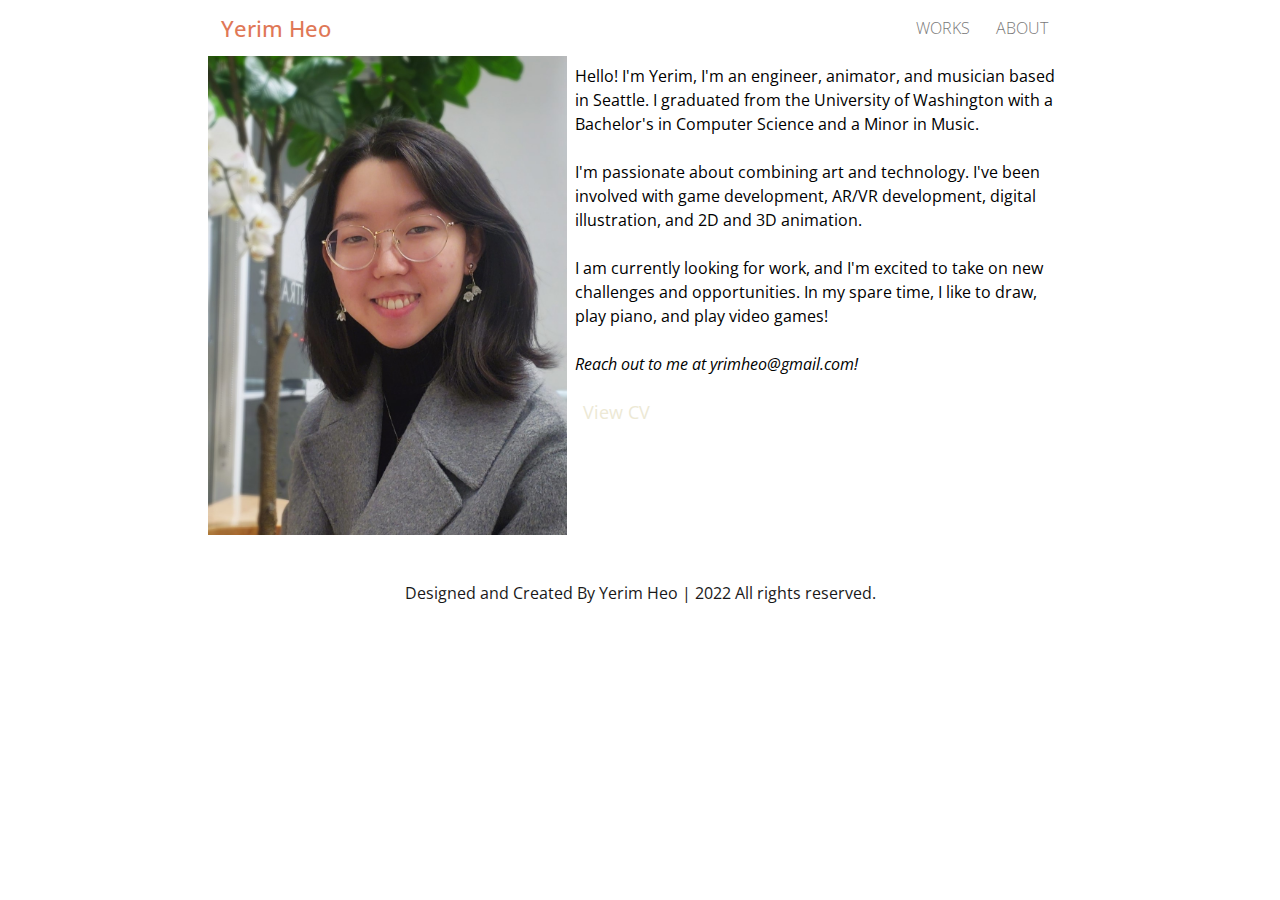
<file: about.html>
<!DOCTYPE html>
<html>

<head>
    <link rel="preconnect" href="https://fonts.googleapis.com">
    <link rel="preconnect" href="https://fonts.gstatic.com" crossorigin>
    <link href="https://fonts.googleapis.com/css2?family=Open+Sans:wght@300&display=swap" rel="stylesheet">
    <meta name="viewport" content="width=device-width, initial-scale=1.0">
    <title>About | Yerim Heo</title>
    <link rel="stylesheet" href="css/style.css">
</head>

<body>
    <!-- navbar -->
    <nav id="navbar" >
        <div class="container">
            <h1 class="logo">
                <a href="index.html">
                <p class="page-title">Yerim Heo</p></a>
            </h1>
            <ul class="menu">
                <li class="links"><a href="works.html">WORKS</a></li>
                <li class="links"><a href="about.html">ABOUT</a></li>
            </ul>
        </div>
    </nav>

    <!-- about -->
    <section id="about">
        <div class="container ">
            <h2>About<span class="primary-color"> Me</span></h2>
            <div class="about-content">
                <div class="pic-column">
                    <img id="me" src="pics/me_new.jpg">
                </div>
                <div class="text-column">
                    <p>
                        Hello! I'm Yerim, I'm an engineer, animator, and musician based in Seattle. I graduated from the University of Washington with a Bachelor's in Computer Science and a Minor in Music.
                    </p>
                    <p>
                        I'm passionate about combining art and technology.
                        I've been involved with game development, AR/VR development, digital illustration, and 2D and 3D animation.
                    </p>
                    <p>
                        I am currently looking for work, and I'm excited to take on new challenges and opportunities.
                        In my spare time, I like to draw, play piano, and play video games!
                    </p>
                    <p>
                        <em>Reach out to me at yrimheo@gmail.com!</em>
                    </p>
                    <a href=#about class="btn">View CV</a>
                </div>
            </div>
        </div>
    </section>

    <!-- Footer -->
    <footer>
        <span>Designed and Created By Yerim Heo | <span class="far fa-copyright"></span> 2022 All rights reserved.</span>
    </footer>

</body>
</html>
</file>
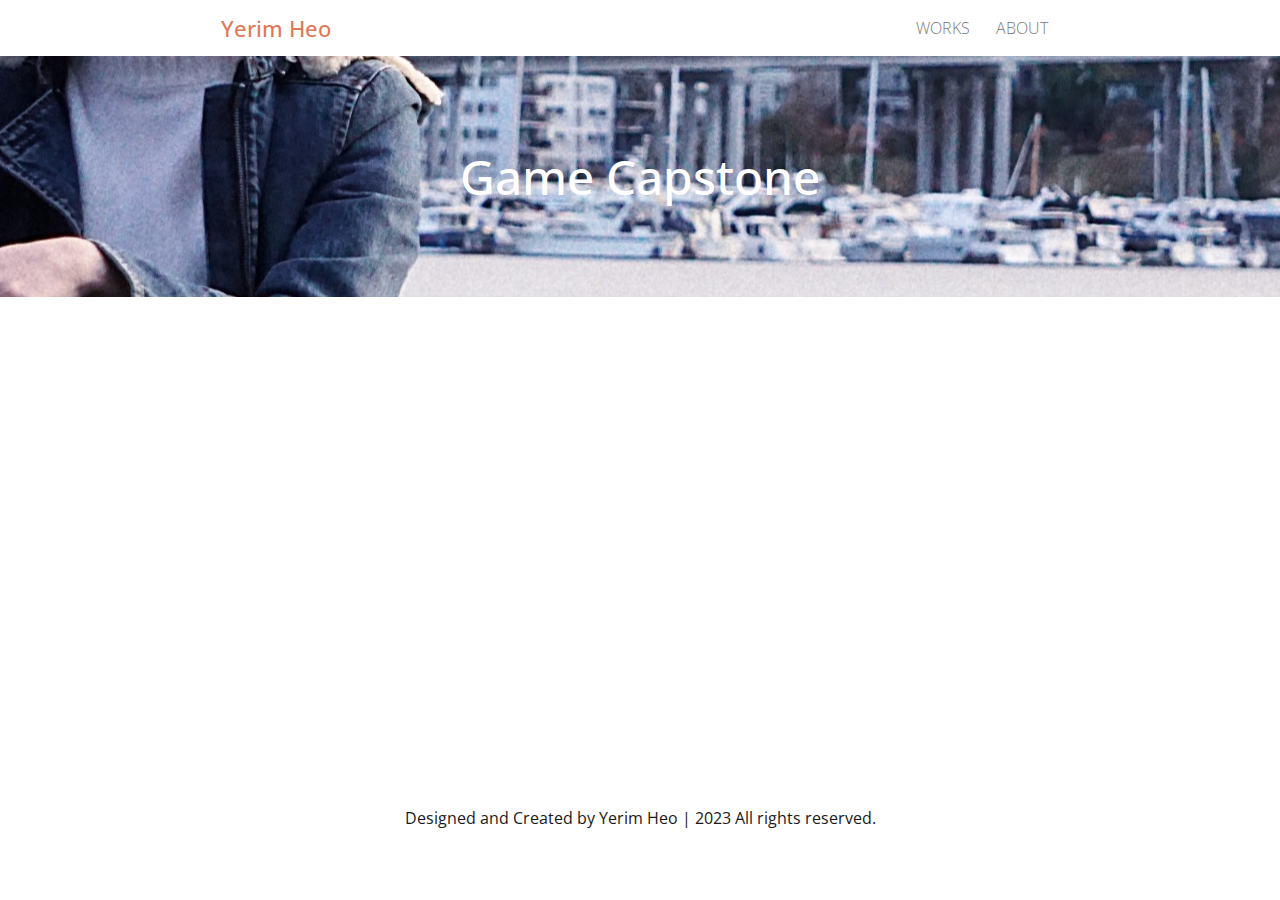
<file: games.html>
<!DOCTYPE html>
<html>

<head>
    <link rel="preconnect" href="https://fonts.googleapis.com">
    <link rel="preconnect" href="https://fonts.gstatic.com" crossorigin>
    <link href="https://fonts.googleapis.com/css2?family=Open+Sans:wght@300&display=swap" rel="stylesheet">
    <meta name="viewport" content="width=device-width, initial-scale=1.0">
    <title>Game Capstone | Yerim Heo</title>
    <link rel="stylesheet" href="css/style.css">
    <script src="https://code.jquery.com/jquery-3.6.4.min.js"></script>
    <script src="games.js"></script>
</head>

<body>
    <!-- navbar -->
    <nav id="navbar" >
        <div class="container">
            <h1 class="logo">
                <a href="index.html">
                <p class="page-title">Yerim Heo</p></a>
            </h1>
            <ul class="menu">
                <li class="links"><a href="index.html#works">WORKS</a></li>
                <li class="links"><a href="about.html">ABOUT</a></li>
            </ul>
        </div>
    </nav>

    <!-- header -->
    <section id="header">
        <h1>Game Capstone</h1>
    </section>

    <!-- work -->
    <section id="work">
        <div class="container">
            <div class="description">
                <!-- <h4><h4> -->
            </div>
            <br>

            <div class="details">
                <iframe id="ethpres" width="560" height="315" src="https://www.youtube.com/embed/AuFtp9p35H4?start=4433" title="YouTube video player" frameborder="0" allow="accelerometer; autoplay; clipboard-write; encrypted-media; gyroscope; picture-in-picture; web-share" allowfullscreen></iframe>
                <!-- https://stackoverflow.com/questions/42060604/with-embedded-youtube-video-create-link-that-jumps-to-specific-time -->
                <!-- <a href="#" onclick="seekTo(120);">Trailer</a> -->

                <div class="detail">
                    
                </div>
                <div class="detail">

                </div>
                
            </div>
        </div>
    </section>

    <!-- footer -->
    <footer>
        <span>Designed and Created by Yerim Heo | <span class="far fa-copyright"></span> 2023 All rights reserved.</span>
    </footer>
</body>
</html>
</file>
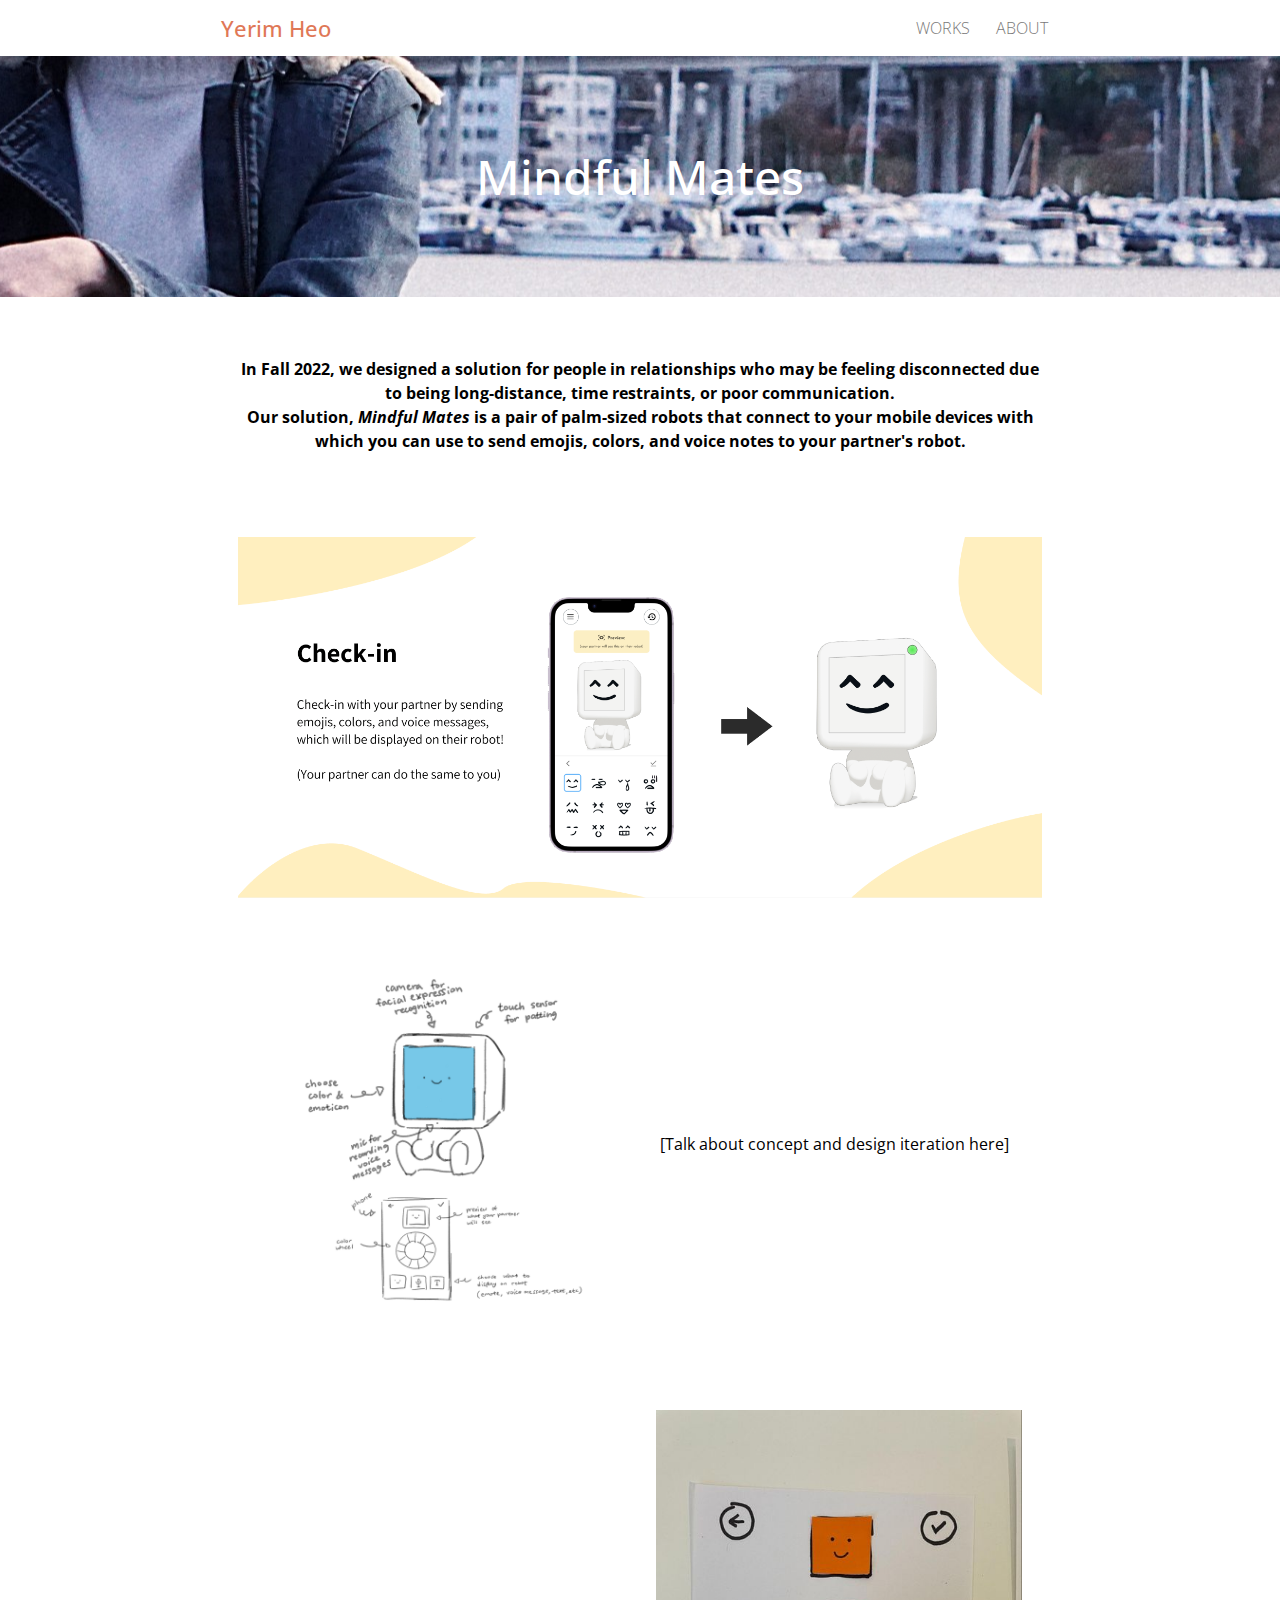
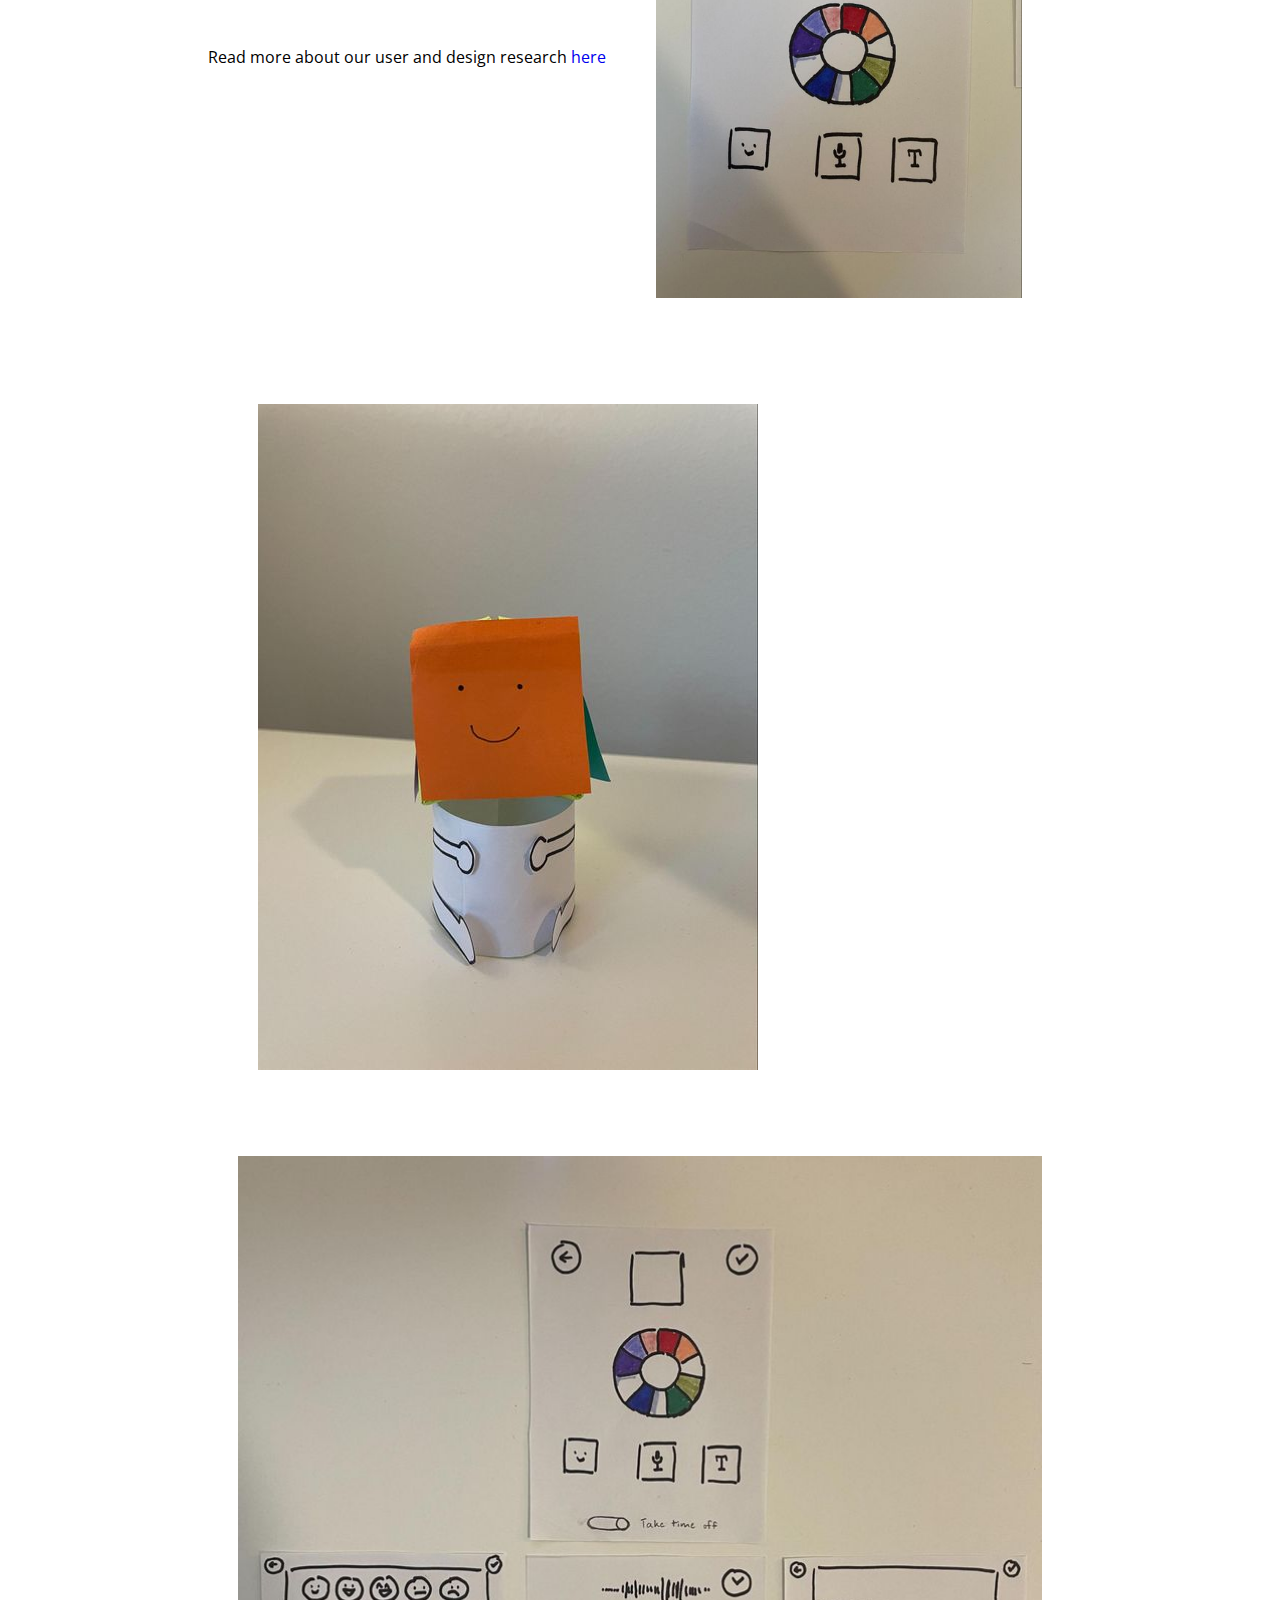
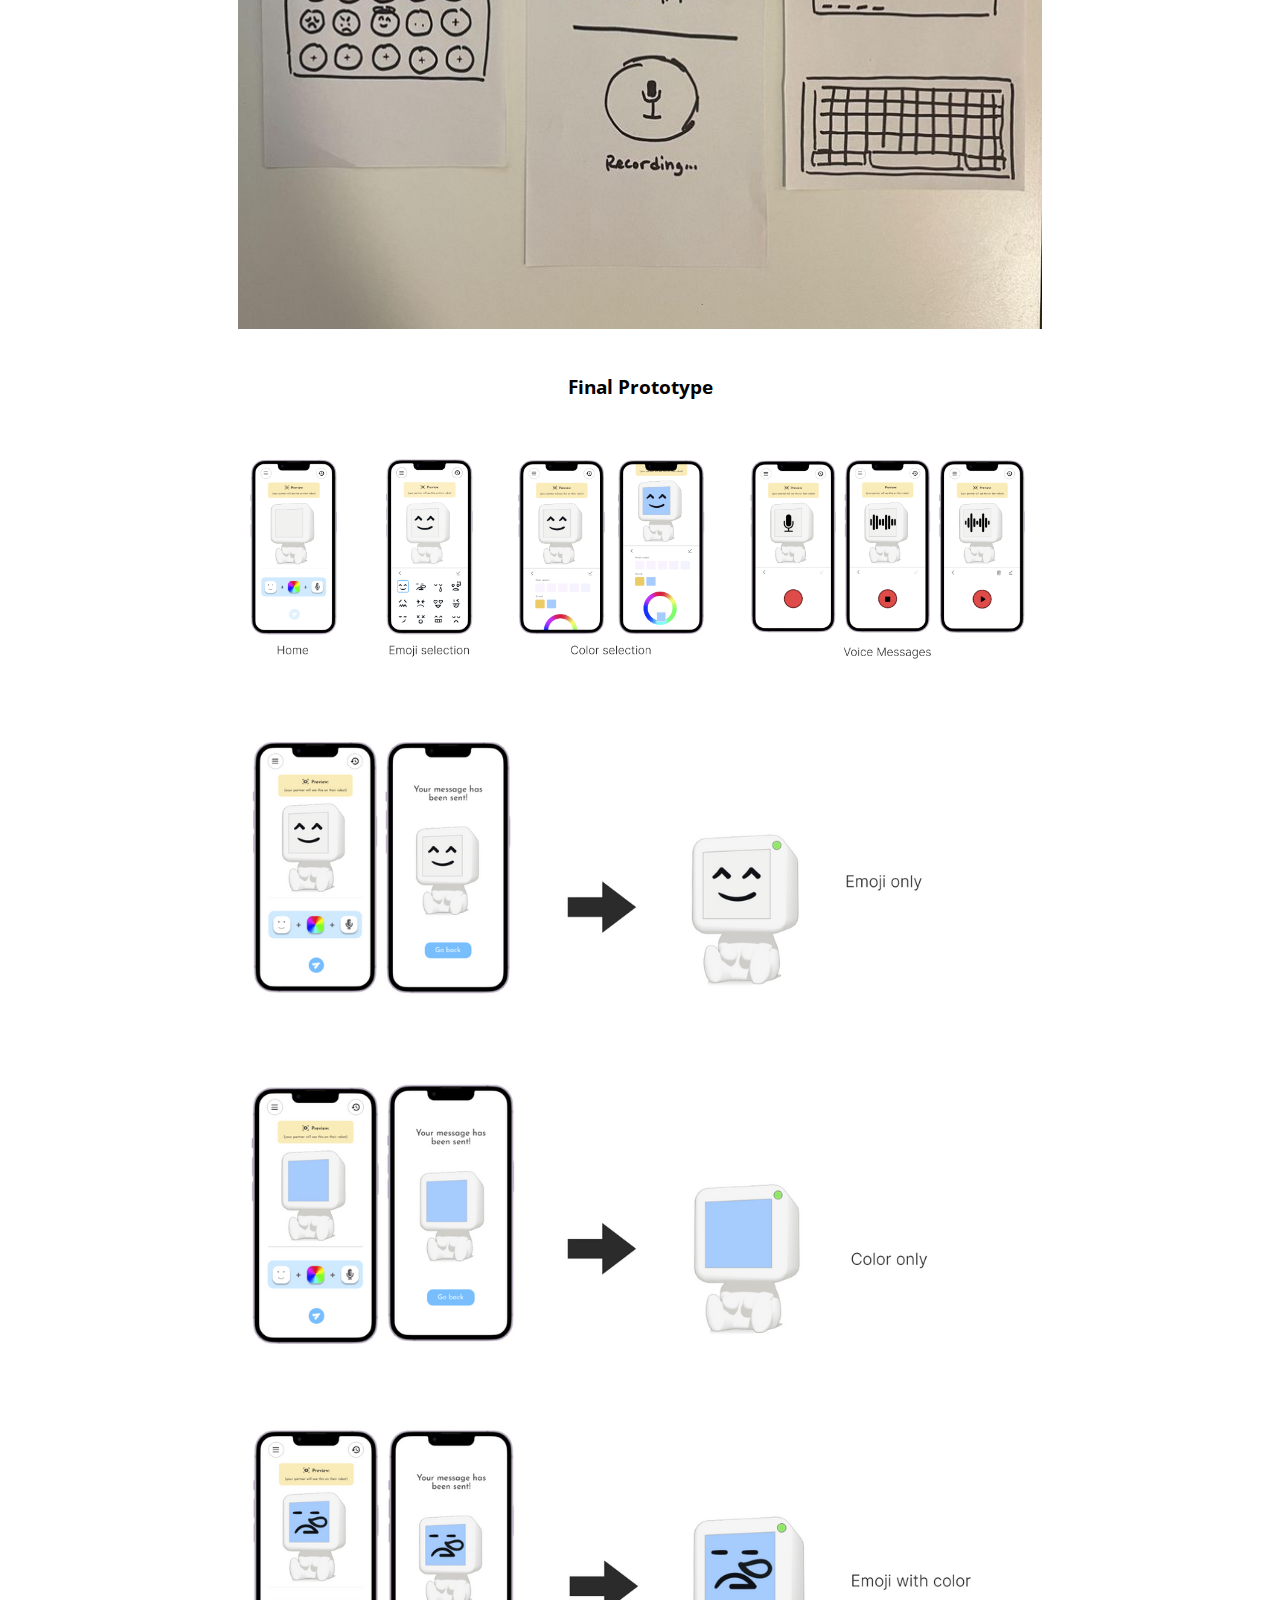
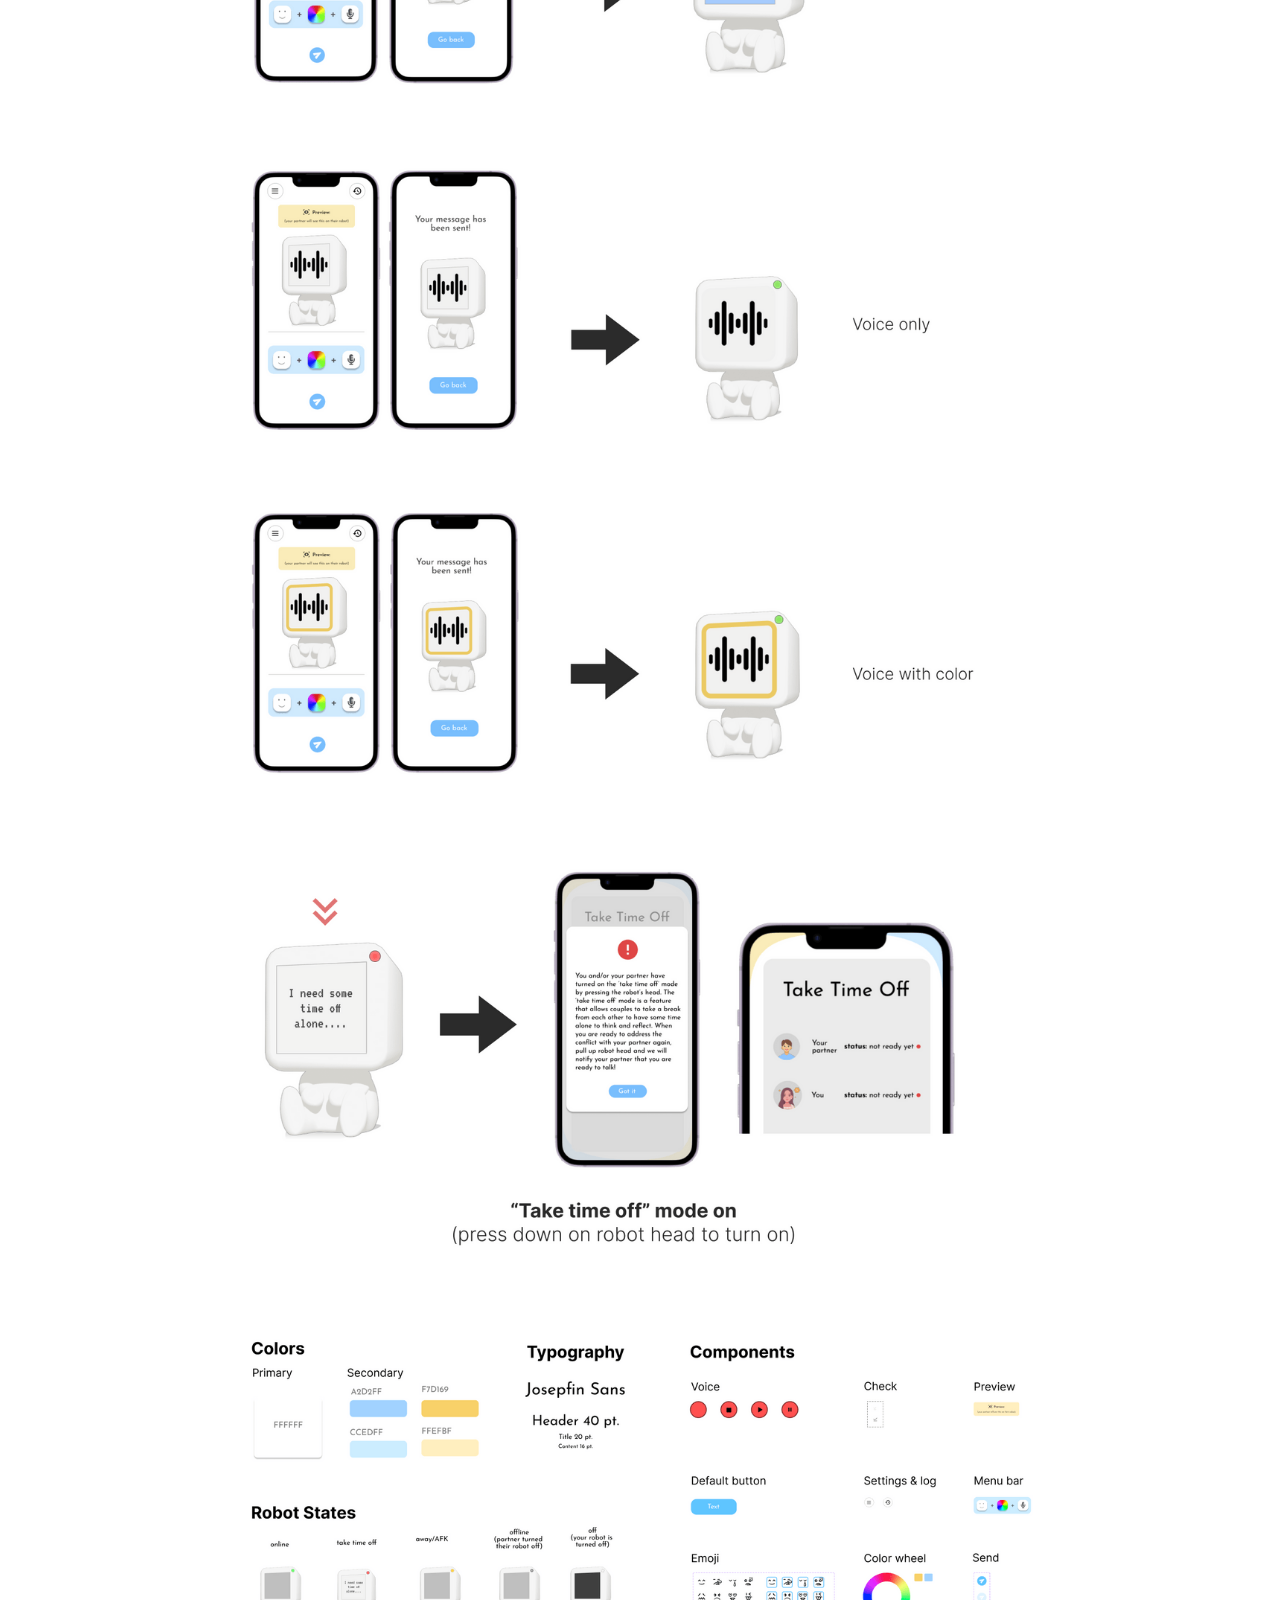
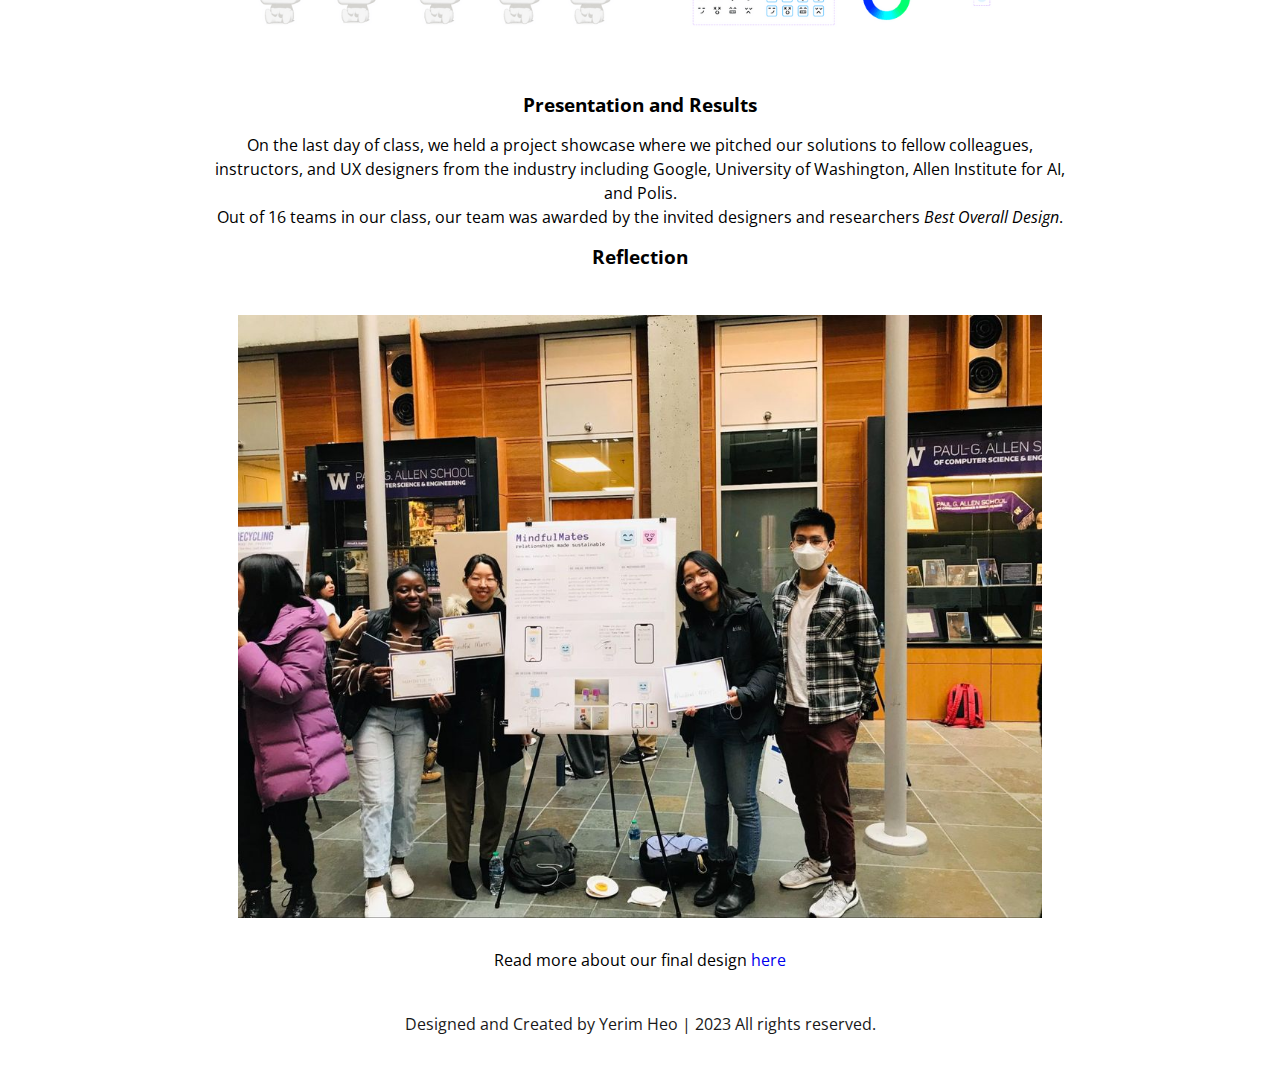
<file: hci.html>
<!DOCTYPE html>
<html>

<head>
    <link rel="preconnect" href="https://fonts.googleapis.com">
    <link rel="preconnect" href="https://fonts.gstatic.com" crossorigin>
    <link href="https://fonts.googleapis.com/css2?family=Open+Sans:wght@300&display=swap" rel="stylesheet">
    <meta name="viewport" content="width=device-width, initial-scale=1.0">
    <title>Mindful Mates | Yerim Heo</title>
    <link rel="stylesheet" href="css/style.css">
</head>

<body>
    <!-- navbar -->
    <nav id="navbar" >
        <div class="container">
            <h1 class="logo">
                <a href="index.html">
                <p class="page-title">Yerim Heo</p></a>
            </h1>
            <ul class="menu">
                <li class="links"><a href="index.html#works">WORKS</a></li>
                <li class="links"><a href="about.html">ABOUT</a></li>
            </ul>
        </div>
    </nav>

    <!-- header -->
    <section id="header">
        <h1>Mindful Mates</h1>
    </section>

    <!-- work -->
    <section id="work">
        <div class="container">
            <div class="description">
                <h4>In Fall 2022, we designed a solution for people in relationships who may be feeling disconnected due to being long-distance, time restraints, or poor communication.</h4>
                <h4>Our solution, <em>Mindful Mates</em> is a pair of palm-sized robots that connect to your mobile devices with which you can use to send emojis, colors, and voice notes to your partner's robot.</h4>
            </div>
            <br>

            <!-- ??? -->
            <div class="details">
                <img src="pics/hci_checkin.png" alt="">
                <!-- User Research here, how we conducted it and what we learned -->
                
                <div class="detail">
                    <img src="pics/hci_conceptsketch.png" alt="">
                </div>
                <div class="detail">
                    <p>
                        [Talk about concept and design iteration here]
                    </p>
                </div>

                <p>Read more about our user and design research <a href="https://cse440.medium.com/robots-arent-taking-over-the-world-yet-instead-they-are-improving-relationships-97ef07f5ce28" target="_blank">here</a></p>

                <div class="detail">
                    <p>
                        <img src="pics/hci_paperphone.jpg" alt="">
                    </p>
                </div>
                <div class="detail">
                    <p>
                        <img src="pics/hci_paperrobot.jpg" alt="">
                    </p>
                </div>
                <img src="pics/hci_paperoverview.jpg" alt="">

                <!-- Talk about what we learned from usability testing here -->
                
                <h3>Final Prototype</h3>
                <img src="pics/hci_prototype.png" alt="">
                <img src="pics/hci_emoji.png" alt="">
                <img src="pics/hci_color.png" alt="">
                <img src="pics/hci_emojicolor.png" alt="">
                <img src="pics/hci_voice.png" alt="">
                <img src="pics/hci_voicecolor.png" alt="">
                <img src="pics/hci_taketimeoff.png" alt="">
                <img src="pics/hci_styleguide.png" alt="">
                
                
                <h3>Presentation and Results</h3>
                <p>On the last day of class, we held a project showcase where we pitched our solutions to fellow colleagues, instructors, and UX designers from the industry including Google, University of Washington, Allen Institute for AI, and Polis.</p>
                <p>Out of 16 teams in our class, our team was awarded by the invited designers and researchers <em>Best Overall Design</em>.</p>


                <h3>Reflection</h3>


                <!-- Embed PDF here -->
                <img src="pics/hci_us.jpg" alt="">
                <p>Read more about our final design <a href="https://cse440.medium.com/mindfulmates-relationships-made-sustainable-8f50edc0c823" target="_blank">here</a></p>
            </div>
        </div>
    </section>

    <!-- footer -->
    <footer>
        <span>Designed and Created by Yerim Heo | <span class="far fa-copyright"></span> 2023 All rights reserved.</span>
    </footer>
</body>
</html>
</file>
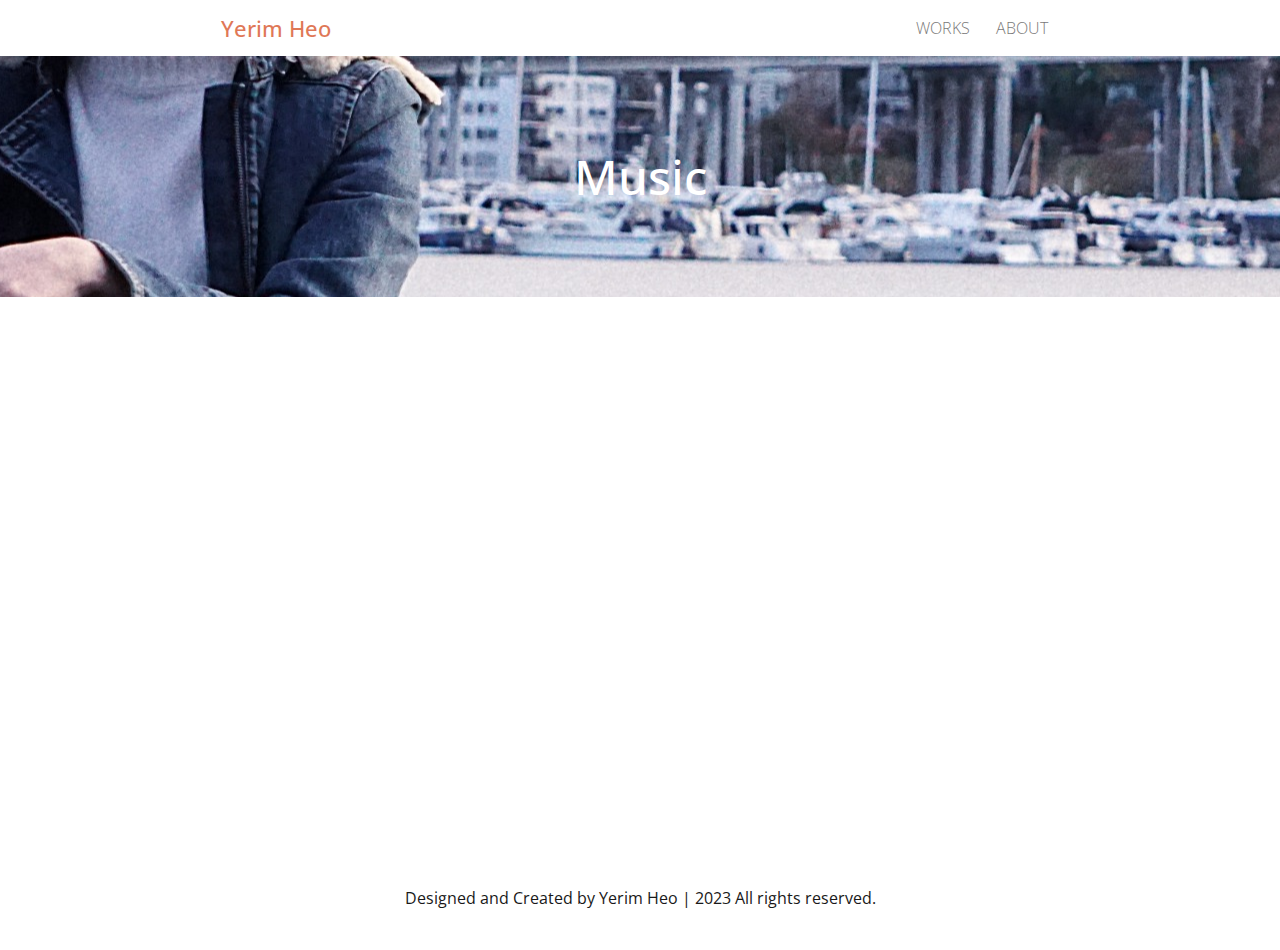
<file: music.html>
<!DOCTYPE html>
<html>

<head>
    <link rel="preconnect" href="https://fonts.googleapis.com">
    <link rel="preconnect" href="https://fonts.gstatic.com" crossorigin>
    <link href="https://fonts.googleapis.com/css2?family=Open+Sans:wght@300&display=swap" rel="stylesheet">
    <meta name="viewport" content="width=device-width, initial-scale=1.0">
    <title>Music | Yerim Heo</title>
    <link rel="stylesheet" href="css/style.css">
</head>

<body>
    <!-- navbar -->
    <nav id="navbar" >
        <div class="container">
            <h1 class="logo">
                <a href="index.html">
                <p class="page-title">Yerim Heo</p></a>
            </h1>
            <ul class="menu">
                <li class="links"><a href="index.html#works">WORKS</a></li>
                <li class="links"><a href="about.html">ABOUT</a></li>
            </ul>
        </div>
    </nav>

    <!-- header -->
    <section id="header">
        <h1>Music</h1>
    </section>

    <!-- work -->
    <section id="work">
        <div class="container">
            <div class="description">
                <!-- <h4><h4> -->
            </div>
            <br>

            <div class="details">
                <div class="detail">
                    <!-- TODO: upload musikplattform video on youtube -->
                </div>
                <div class="detail">

                </div>

                <div class="detail">
                    <iframe width="560" height="315" src="https://www.youtube.com/embed/vPoub5H4j5Q" title="YouTube video player" frameborder="0" allow="accelerometer; autoplay; clipboard-write; encrypted-media; gyroscope; picture-in-picture; web-share" allowfullscreen></iframe>
                </div>
                <div class="detail">

                </div>
                
            </div>
        </div>
    </section>

    <!-- footer -->
    <footer>
        <span>Designed and Created by Yerim Heo | <span class="far fa-copyright"></span> 2023 All rights reserved.</span>
    </footer>
</body>
</html>
</file>
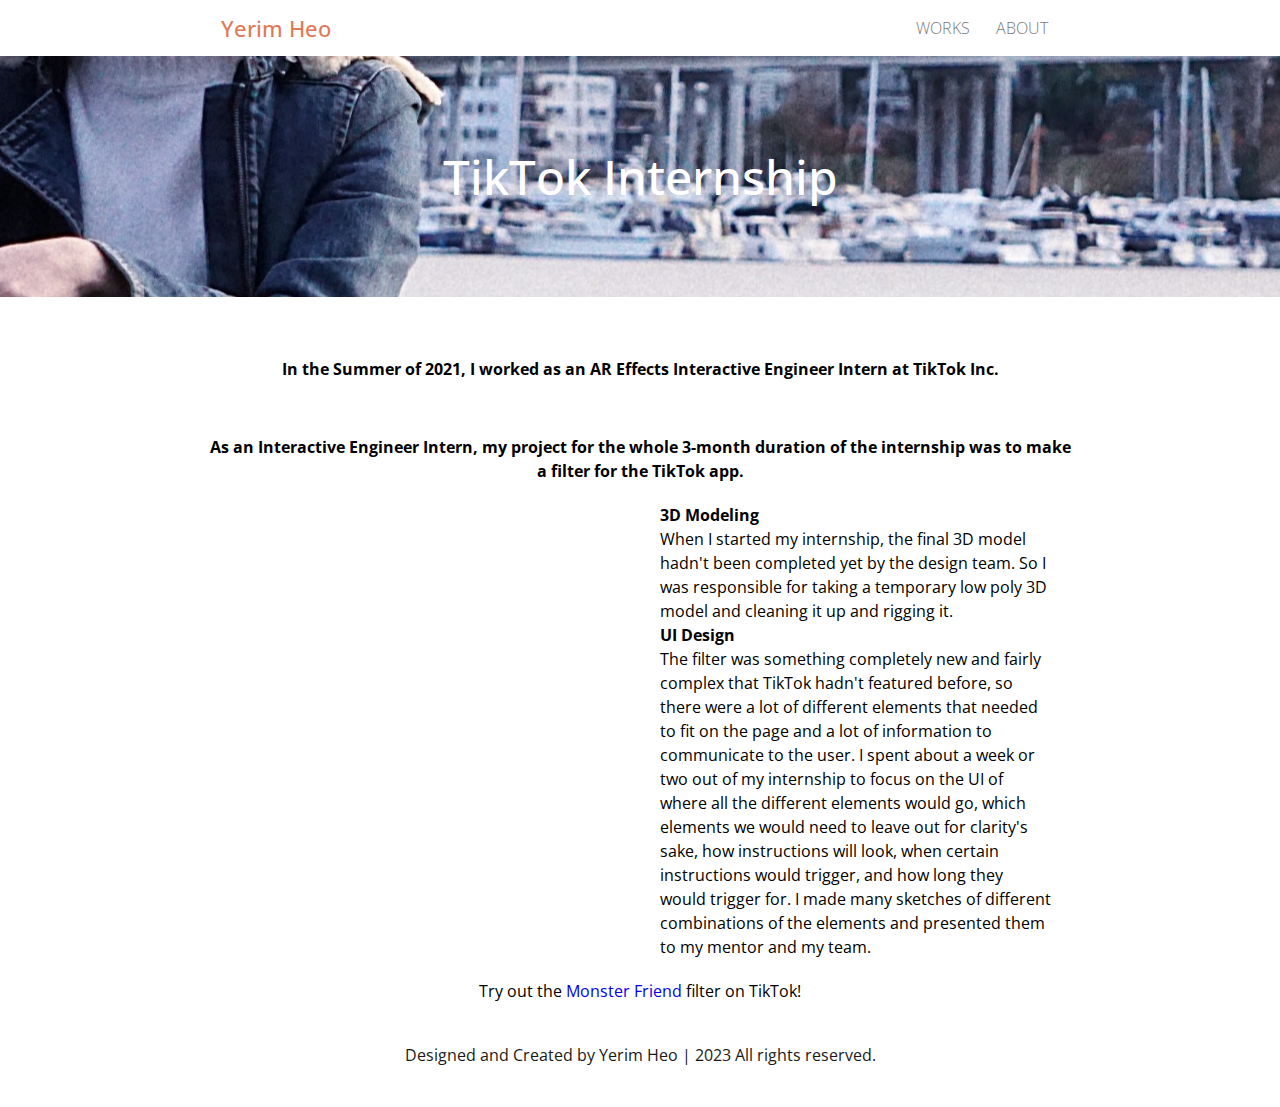
<file: tiktok.html>
<!DOCTYPE html>
<html>

<head>
    <link rel="preconnect" href="https://fonts.googleapis.com">
    <link rel="preconnect" href="https://fonts.gstatic.com" crossorigin>
    <link href="https://fonts.googleapis.com/css2?family=Open+Sans:wght@300&display=swap" rel="stylesheet">
    <meta name="viewport" content="width=device-width, initial-scale=1.0">
    <title>TikTok Internship | Yerim Heo</title>
    <link rel="stylesheet" href="css/style.css">
</head>

<body>
    <!-- navbar -->
    <nav id="navbar" >
        <div class="container">
            <h1 class="logo">
                <a href="index.html">
                <p class="page-title">Yerim Heo</p></a>
            </h1>
            <ul class="menu">
                <li class="links"><a href="index.html#works">WORKS</a></li>
                <li class="links"><a href="about.html">ABOUT</a></li>
            </ul>
        </div>
    </nav>

    <!-- header -->
    <section id="header">
        <h1>TikTok Internship</h1>
    </section>

    <!-- work -->
    <section id="work">
        <div class="container">
            <div class="description">
                <h4>In the Summer of 2021, I worked as an AR Effects Interactive Engineer Intern at TikTok Inc.</h4>
            </div>
            <br>

            <!-- ??? -->
            <div class="details">
                <h4>As an Interactive Engineer Intern, my project for the whole 3-month duration of the internship was to make a filter for the TikTok app.</h4>
                <div class="detail">
                    <!-- insert gifs here -->
                </div>
                <div class="detail">
                    <h4>3D Modeling</h4>
                    <p>When I started my internship, the final 3D model hadn't been completed yet by the design team. So I was responsible for taking a temporary low poly 3D model and cleaning it up and rigging it.</p>

                    <h4>UI Design</h4>
                    <p>The filter was something completely new and fairly complex that TikTok hadn't featured before, so there were a lot of different elements that needed to fit on the page and a lot of information to communicate to the user. I spent about a week or two out of my internship to focus on the UI of where all the different elements would go, which elements we would need to leave out for clarity's sake, how instructions will look, when certain instructions would trigger, and how long they would trigger for. I made many sketches of different combinations of the elements and presented them to my mentor and my team.</p>
                </div>
                <p>Try out the <a href="https://www.tiktok.com/t/ZTRcPfXgs/">Monster Friend</a> filter on TikTok!</p>
            </div>
        </div>
    </section>

    <!-- footer -->
    <footer>
        <span>Designed and Created by Yerim Heo | <span class="far fa-copyright"></span> 2023 All rights reserved.</span>
    </footer>
</body>
</html>
</file>
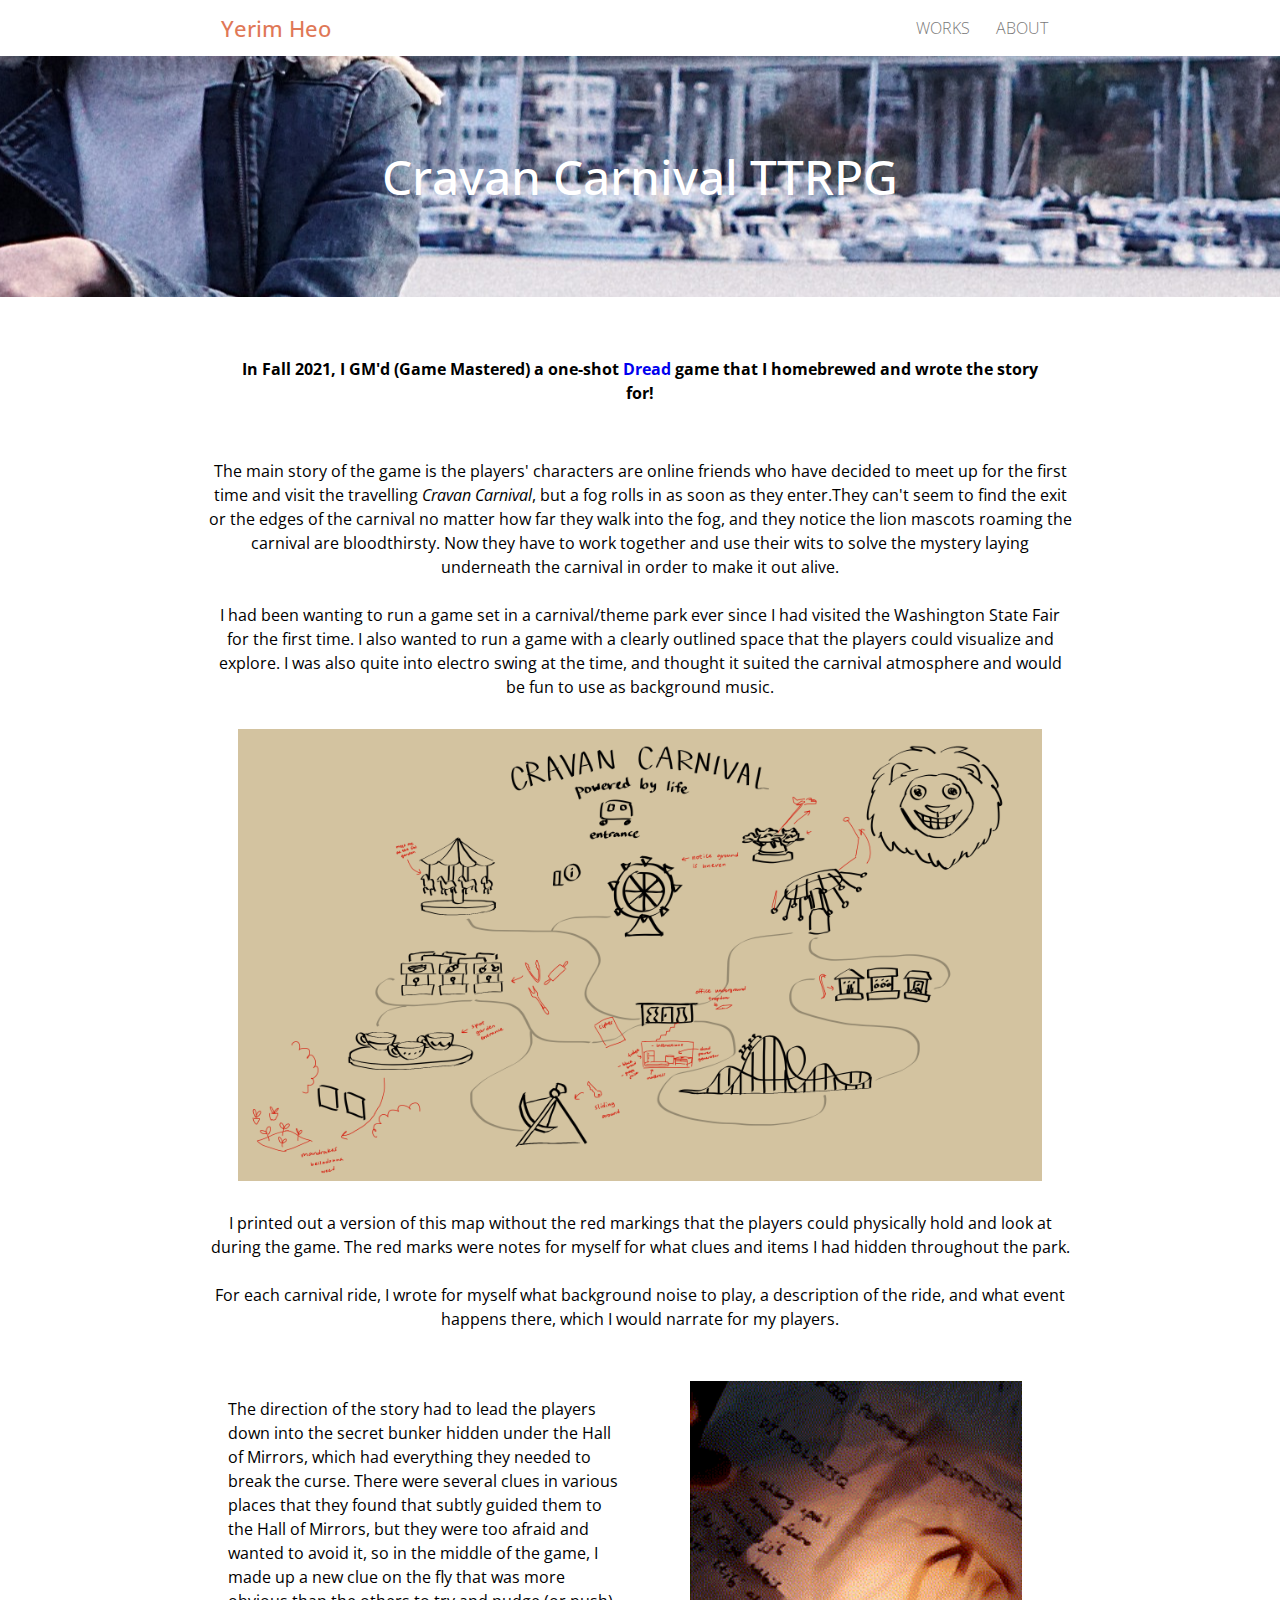
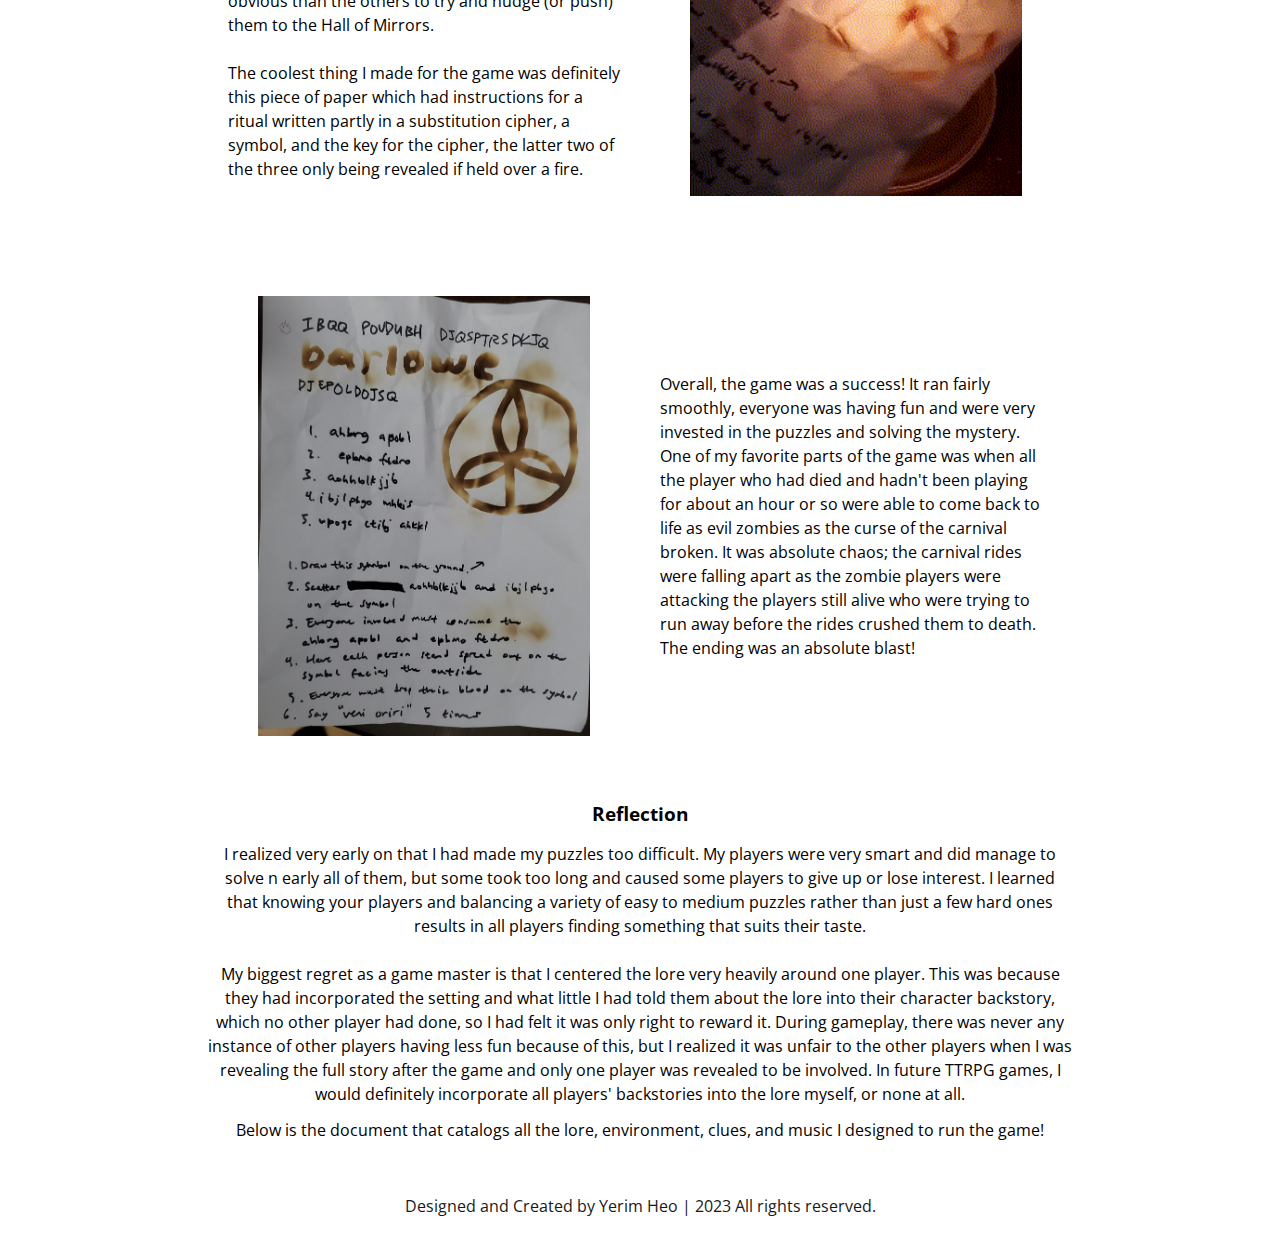
<file: ttrpg.html>
<!DOCTYPE html>
<html>

<head>
    <link rel="preconnect" href="https://fonts.googleapis.com">
    <link rel="preconnect" href="https://fonts.gstatic.com" crossorigin>
    <link href="https://fonts.googleapis.com/css2?family=Open+Sans:wght@300&display=swap" rel="stylesheet">
    <meta name="viewport" content="width=device-width, initial-scale=1.0">
    <title>Cravan Carnival TTRPG | Yerim Heo</title>
    <link rel="stylesheet" href="css/style.css">
</head>

<body>
    <!-- navbar -->
    <nav id="navbar" >
        <div class="container">
            <h1 class="logo">
                <a href="index.html">
                <p class="page-title">Yerim Heo</p></a>
            </h1>
            <ul class="menu">
                <li class="links"><a href="index.html#works">WORKS</a></li>
                <li class="links"><a href="about.html">ABOUT</a></li>
            </ul>
        </div>
    </nav>

    <!-- header -->
    <section id="header">
        <h1>Cravan Carnival TTRPG</h1>
    </section>

    <!-- work -->
    <section id="work">
        <div class="container">
            <div class="description">
                <h4>In Fall 2021, I GM'd (Game Mastered) a one-shot <a href="https://en.wikipedia.org/wiki/Dread_(role-playing_game)" target="_blank">Dread</a> game that I homebrewed and wrote the story for!</h4>
            </div>
            <br>

            <div class="details">
                <p>The main story of the game is the players' characters are online friends who have decided to meet up for the first time and visit the travelling <em>Cravan Carnival</em>, but a fog rolls in as soon as they enter.They can't seem to find the exit or the edges of the carnival no matter how far they walk into the fog, and they notice the lion mascots roaming the carnival are bloodthirsty. Now they have to work together and use their wits to solve the mystery laying underneath the carnival in order to make it out alive.</p>
                <br>
                <p>I had been wanting to run a game set in a carnival/theme park ever since I had visited the Washington State Fair for the first time. I also wanted to run a game with a clearly outlined space that the players could visualize and explore. I was also quite into electro swing at the time, and thought it suited the carnival atmosphere and would be fun to use as background music.</p>
                <img src="pics/carnival_map.png" alt="">
                <p>I printed out a version of this map without the red markings that the players could physically hold and look at during the game. The red marks were notes for myself for what clues and items I had hidden throughout the park.</p>
                <br>
                <p>For each carnival ride, I wrote for myself what background noise to play, a description of the ride, and what event happens there, which I would narrate for my players.</p>
                <br>

                <div class="detail">
                    <p>The direction of the story had to lead the players down into the secret bunker hidden under the Hall of Mirrors, which had everything they needed to break the curse. There were several clues in various places that they found that subtly guided them to the Hall of Mirrors, but they were too afraid and wanted to avoid it, so in the middle of the game, I made up a new clue on the fly that was more obvious than the others to try and nudge (or push) them to the Hall of Mirrors.</p>
                    <br>
                    <p>The coolest thing I made for the game was definitely this piece of paper which had instructions for a ritual written partly in a substitution cipher, a symbol, and the key for the cipher, the latter two of the three only being revealed if held over a fire.</p>
                </div>
                <div class="detail">
                    <img src="pics/fire_reveal.gif" alt="">
                </div>

                <div class="detail">
                    <img src="pics/fire_cipher.jpg" alt="">
                </div>
                <div class="detail">
                    <p>Overall, the game was a success! It ran fairly smoothly, everyone was having fun and were very invested in the puzzles and solving the mystery. One of my favorite parts of the game was when all the player who had died and hadn't been playing for about an hour or so were able to come back to life as evil zombies as the curse of the carnival broken. It was absolute chaos; the carnival rides were falling apart as the zombie players were attacking the players still alive who were trying to run away before the rides crushed them to death. The ending was an absolute blast!</p>
                </div>
                <br>


                <h3>Reflection</h3>
                <p>I realized very early on that I had made my puzzles too difficult. My players were very smart and did manage to solve n early all of them, but some took too long and caused some players to give up or lose interest. I learned that knowing your players and balancing a variety of easy to medium puzzles rather than just a few hard ones results in all players finding something that suits their taste.</p>
                <br>
                <p>My biggest regret as a game master is that I centered the lore very heavily around one player. This was because they had incorporated the setting and what little I had told them about the lore into their character backstory, which no other player had done, so I had felt it was only right to reward it. During gameplay, there was never any instance of other players having less fun because of this, but I realized it was unfair to the other players when I was revealing the full story after the game and only one player was revealed to be involved. In future TTRPG games, I would definitely incorporate all players' backstories into the lore myself, or none at all.</p>
                <br>
                <br>
                <p>Below is the document that catalogs all the lore, environment, clues, and music I designed to run the game!</p>
                <!-- Insert PDF here -->
            </div>
        </div>
    </section>

    <!-- footer -->
    <footer>
        <span>Designed and Created by Yerim Heo | <span class="far fa-copyright"></span> 2023 All rights reserved.</span>
    </footer>
</body>
</html>
</file>
<file: css/style.css>
@import url('https://fonts.googleapis.com/css2?family=Roboto&display=swap');


* {
    margin: 0;
    padding: 0;
    box-sizing: border-box;
    text-decoration: none;
}

body {
    font-family: 'Open Sans', sans-serif;
    line-height: 1.5rem;
}

/* Utility Classes */

.container {
    max-width: 80%;
    padding: 0 80px;
    margin: auto;
}

h1 {
    font-size: 35px;
    font-weight: 500;
}

h2 {
    text-align: center;
    padding: 1rem;
}

h3 {
    padding: 1rem;
}

.primary-color {
    color: #df7857;
}

.secondary-color {
    color: #e79d88 ;
}

.primary-text {
    color: #191919;
}

.margin {
    margin-left: 3.5rem;
}

.btn {
    font-size: 18px;
    display: inline-block;
    padding: 0.5rem;
    margin: 0.5 0rem;
    background: #ffffff;
    color: #ede9d5;
    border-radius: 5px;
    border: none;
}

/* .btn-2 {
    font-size: 18px;
    display: inline-block;
    padding: 0.3rem 0.5rem;
    margin: 0.5rem;
    border: rgb(255, 255, 255) solid;
    color: rgb(255, 255, 255);
    border-radius: 5px;
} */

/* Navbar */

#navbar {
    position: fixed;
    width: 100%;
    padding: 1rem;
    background: #ffffff;
    z-index: 5;
}
    
#navbar .container {
    display: flex;
    align-items: center;
    justify-content: space-between;
}
    
#navbar .container .logo a {
    color:#df7857;
}
    
#navbar .menu li {
    list-style: none;
    display: inline-block;
}
    
#navbar .menu li a {
    font-size: 16px;
    font-weight: 100;
    padding: 0.45rem;
    margin: 0 0.25rem;
    color: #7a7979;
}
    
#navbar .menu li a:hover {
    color: #e79d88;
}

/* ??????????????????????????????? */
#navbar .page-title {
    font-size: 22px;
}

/* Home */

#home {
    display: flex;
    background: url("../pics/header_picture.jpg") no-repeat center;
    height: 100vh;
    min-height: 500px;
    padding-top: 56px; /* navbar height */
}

#home .container {
    margin: auto 0px auto 2rem;
}
    
#home .home-content .text-1 {
    font-size: 29px;
    margin: 1.2rem;
}
    
#home .home-content .text-2 {
    font-size: 65px;
    font-weight: 500;
    margin: 1rem;
}
    
#home .home-content .text-3 {
    font-size: 32px;
    margin: 1.2rem;
}
    
#home .home-content .text-3 span {
    color: #e79d88;
    font-weight: 600;
}

/* Header */

#header {
    display: flex;
    background: url("../pics/header_picture.jpg") no-repeat center;
    height: 33vh;
    padding-top: 56px; /* navbar height */
    margin-bottom: 30px;
    justify-content: center;
    align-items: center;
}

#header h1 {
    font-size: 48px;
    margin: 1rem;
    color: #ffffff;
}

/* Works */
    
.description {
    text-align: center;
    padding: 30px;
}

.projects {
    display: flex;
    flex-wrap: wrap;
    padding: .5rem;
}

.projects > a {
    flex: 50%;
}
    
.project {
    flex: 1;
    padding: 1.5rem;
}
    
.img-container img{
    max-width: 450px;
}
    
.project-content{
    max-width: 450px;
}
    
.stack-container{
    display: flex;
    align-items: center;
    justify-content: space-between;
    padding: .2rem;
    margin-right: 1rem;
}

.stack-container li {
    list-style: none;
}

.stack-container li a { 
    color: #000000;
    font-weight: 600;
}
    
.btn-container{
    display: flex;
    align-items: center;
    justify-content: space-between;
}


/* About */

#about p {
    padding: .5rem;
    margin-bottom: 0.5rem;
}

#about .btn {
    margin-left: .5rem;
}
    
.about-content {
    display: flex;
}
    
/* .about-content .column {
    flex: 1;
    padding: 1rem;
} */

#me {
    max-width: 100%;
    max-height: 100%;
}

.pro-languages {
    display: flex;
    align-items: center;
    flex-wrap: wrap;
    justify-content: space-between;
}
    
.pro-languages .language {
    flex: 1;
    text-align: center;
    padding: 1rem ;
    margin: 1.32rem;
} 
    
.pro-languages .language i {
    background: #ffffff;
    border-radius: 50%;
    margin-bottom: .5rem;
    margin-top: -1rem;
}

.pro-languages .language h3 {
    margin-bottom: 2rem;
}

/* work details */

#work {
    text-align: center;
}

.details {
    display: flex;
    flex-wrap: wrap;
    justify-content: center;
    align-items: center;
}

.details img {
    width: 100%;
    padding: 30px;
}

.detail {
    display: flex;
    flex-wrap: wrap;
    flex: 50%;
    align-items: center;
    text-align: left;
    padding: 20px;
}

.detail img {
    width: 100%;
    position: relative;
}

.caption {
    margin: 20px;
}

/* footer */

footer {
    background: #ffffff;
    padding: 40px 23px;
    color: #191919;
    text-align: center;
}
</file>
